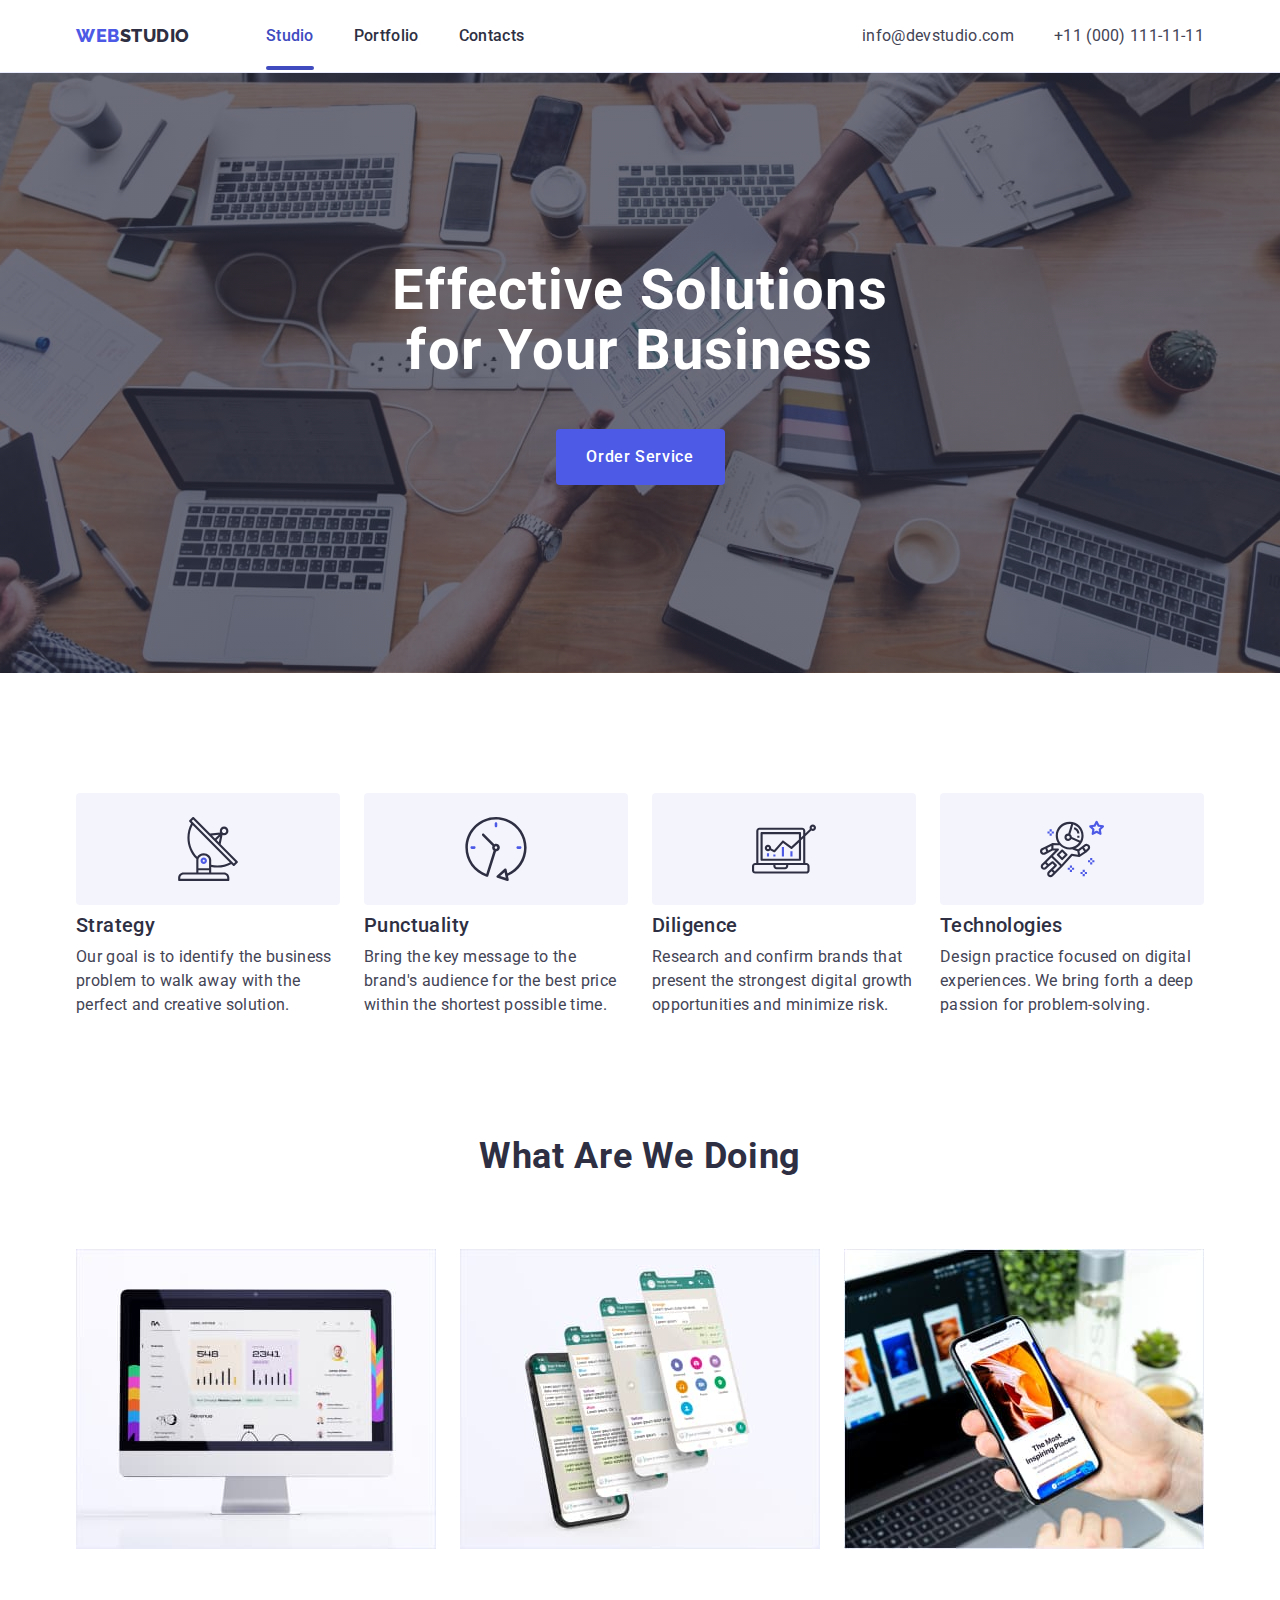
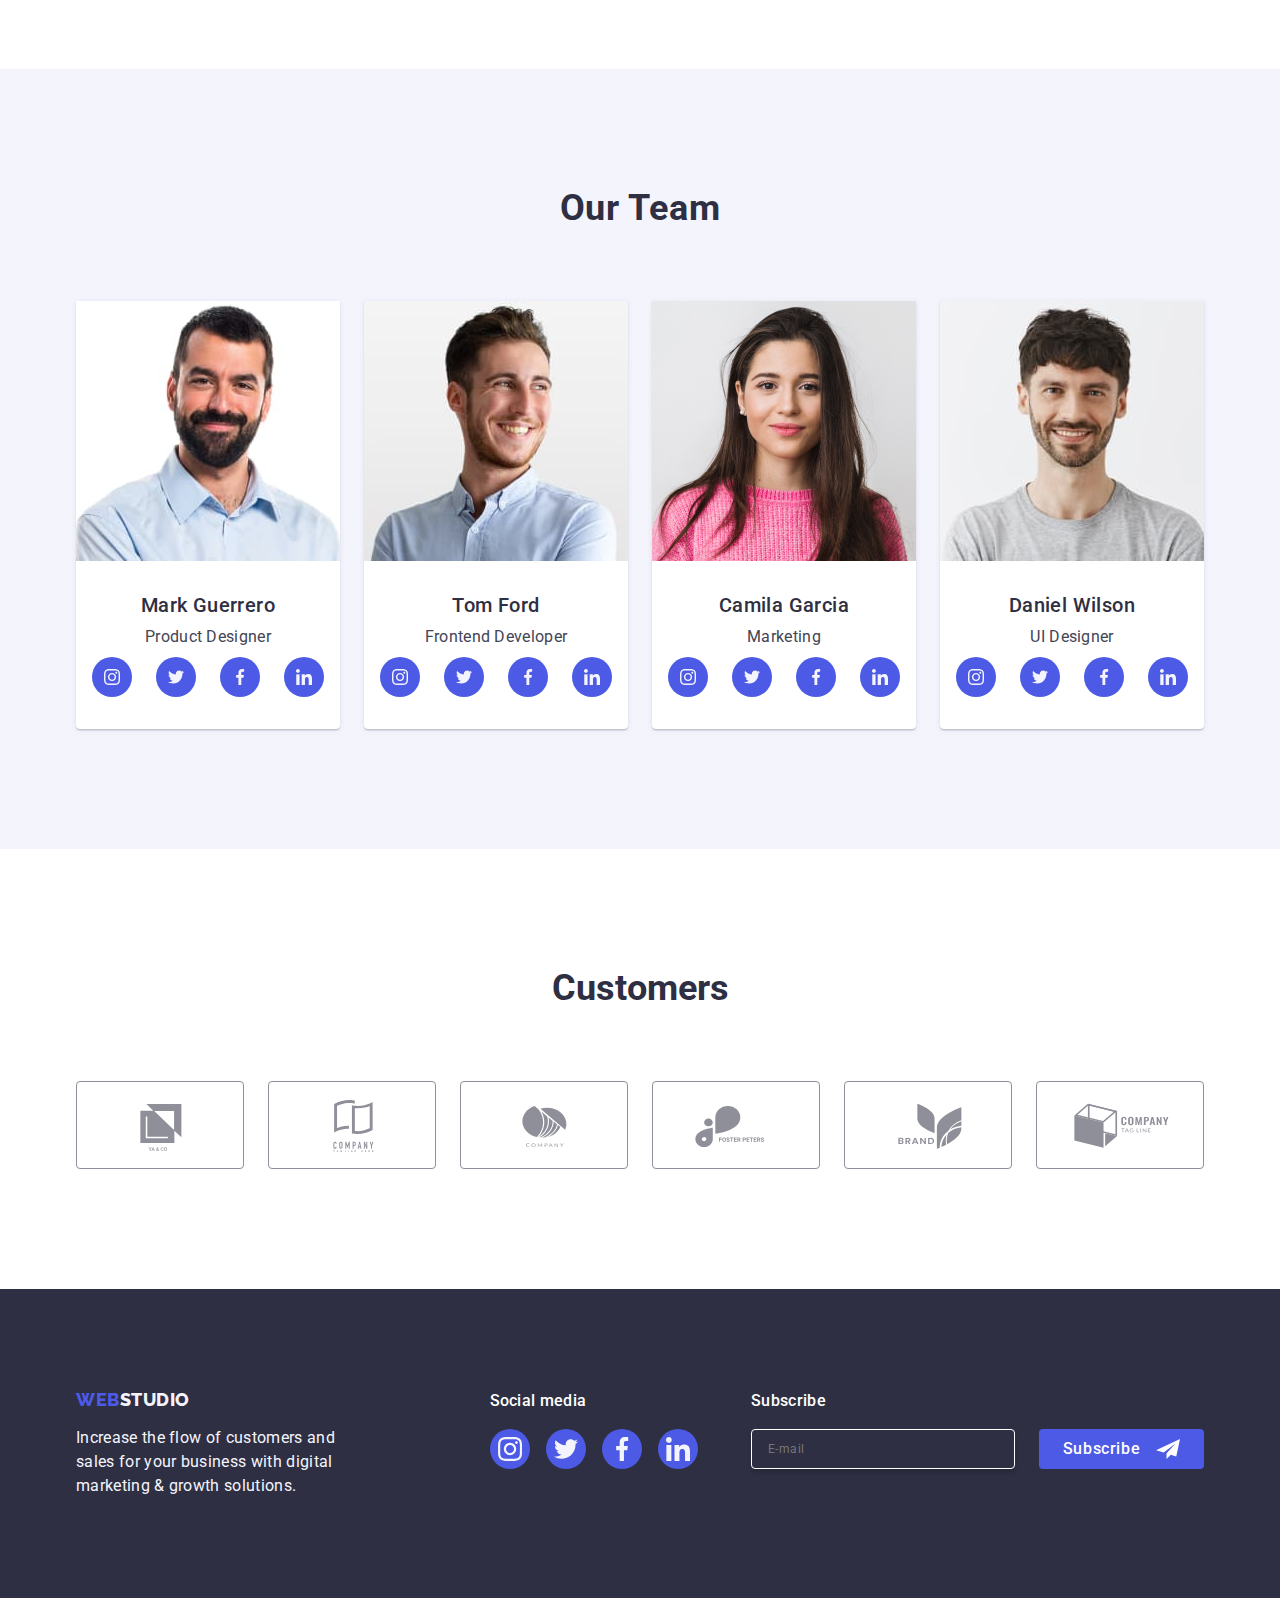
<file: index.html>
<!DOCTYPE html>
<html lang="en">
  <head>
    <meta charset="UTF-8" />
    <meta name="viewport" content="width=device-width, initial-scale=1.0" />
    <link rel="preconnect" href="https://fonts.googleapis.com" />
    <link rel="preconnect" href="https://fonts.gstatic.com" crossorigin />

    <!-- GOOGLE FONTS -->
    <link
      href="https://fonts.googleapis.com/css2?family=Raleway:ital,wght@0,100;0,200;0,300;0,400;0,500;0,600;0,700;0,800;0,900;1,100;1,200;1,300;1,400;1,500;1,600;1,700;1,800;1,900&family=Roboto:ital,wght@0,100;0,400;0,500;0,700;0,900;1,100;1,300;1,400;1,500;1,700;1,900&display=swap"
      rel="stylesheet"
    />

    <!-- NORMALIZER -->
    <link
      rel="stylesheet"
      href="https://cdnjs.cloudflare.com/ajax/libs/modern-normalize/1.0.0/modern-normalize.min.css"
    />

    <!-- CSS STYLESHEET -->
    <link rel="stylesheet" href="./css/styles.css" />
    <title>Web Studio</title>
  </head>

  <body>
    <!-- HEADER -->
    <header class="header">
      <div class="header-container container">
        <nav class="nav">
          <a class="logo link" href="./index.html">
            Web<span class="accent">Studio</span></a
          >

          <ul class="list menu">
            <li class="list-items">
              <a class="navi item link" href="./index.html">Studio</a>
            </li>
            <li class="list-items">
              <a class="item link" href="./portfolio.html">Portfolio</a>
            </li>
            <li class="list-items">
              <a class="item link" href="">Contacts</a>
            </li>
          </ul>
        </nav>

        <div class="contact-section">
          <address class="address">
            <ul class="list contacts">
              <li class="contact-item">
                <a class="contact link" href="mailto:info@devstudio.com"
                  >info@devstudio.com</a
                >
              </li>
              <li class="contact-item">
                <a class="contact link" href="tel:+110001111111"
                  >+11 (000) 111-11-11</a
                >
              </li>
            </ul>
          </address>
        </div>

        <!-- ====== HW7 ====== -->
        <!-- <div class="mobile-menu-icon">
          <button
            class="menu-toggle js-open-menu"
            aria-expanded="false"
            aria-controls="mobile-menu"
          >
            <svg
              class="mobile-menu-icon"
              xmlns="http://www.w3.org/2000/svg"
              width="32"
              height="32"
            >
              <use href="./images/icons.svg#hamburger-icon"></use>
            </svg>
          </button>
        </div>

        <div class="menu-container js-menu-container is-open" id="mobile-menu">
          <button class="menu-toggle hamburger-close-button js-close-menu">
            <svg class="menu-icon" width="32" height="32">
              <use href="./images/icons.svg#hamburger-icon"></use>
            </svg>
          </button>

          <ul class="hamburger-menu-list list">
            <li class="hamburger-menu-item"></li>
          </ul>
        </div> -->
      </div>
    </header>

    <main>
      <!-- SECTION 1 INDEX.HTML -->
      <section class="section-one">
        <div class="container section-one-container">
          <h1 class="header-hero">Effective Solutions for Your Business</h1>
          <button type="button" class="btn" data-modal-open>
            Order Service
          </button>
        </div>
      </section>

      <!-- SECTION 2 INDEX.HTML -->
      <section class="section-two">
        <div class="container section-two-container">
          <h2 class="visually-hidden">Hidden</h2>
          <ul class="list features-list">
            <li class="features-info">
              <div class="icon-features">
                <svg xmlns="http://www.w3.org/2000/svg" width="64" height="64">
                  <use href="./images/icons.svg#icon-antenna-1-1"></use>
                </svg>
              </div>
              <h3 class="features features-title">Strategy</h3>
              <p class="features-text">
                Our goal is to identify the business problem to walk away with
                the perfect and creative solution.
              </p>
            </li>

            <li class="features-info">
              <div class="icon-features">
                <svg xmlns="http://www.w3.org/2000/svg" width="64" height="64">
                  <use href="./images/icons.svg#icon-clock-1-1"></use>
                </svg>
              </div>
              <h3 class="features features-title">Punctuality</h3>
              <p class="features-text">
                Bring the key message to the brand's audience for the best price
                within the shortest possible time.
              </p>
            </li>

            <li class="features-info">
              <div class="icon-features">
                <svg xmlns="http://www.w3.org/2000/svg" width="64" height="64">
                  <use href="./images/icons.svg#icon-diagram-1-1"></use>
                </svg>
              </div>
              <h3 class="features features-title">Diligence</h3>
              <p class="features-text">
                Research and confirm brands that present the strongest digital
                growth opportunities and minimize risk.
              </p>
            </li>

            <li class="features-info">
              <div class="icon-features">
                <svg xmlns="http://www.w3.org/2000/svg" width="64" height="64">
                  <use href="./images/icons.svg#icon-astronaut-1-1"></use>
                </svg>
              </div>
              <h3 class="features features-title">Technologies</h3>
              <p class="features-text">
                Design practice focused on digital experiences. We bring forth a
                deep passion for problem-solving.
              </p>
            </li>
          </ul>
        </div>
      </section>

      <!-- SECTION 3 INDEX.HTML-->
      <section class="section-three">
        <div class="container section-three-container">
          <h2 class="header-title">What are we doing</h2>
          <ul class="list service-list">
            <li class="image-info">
              <img src="./images/img1.jpg" alt="imac" width="360" />
            </li>
            <li class="image-info">
              <img src="./images/img2.jpg" alt="mobilephone" width="360" />
            </li>
            <li class="image-info">
              <img src="./images/img3.jpg" alt="iphone" width="360" />
            </li>
          </ul>
        </div>
      </section>

      <!-- SECTION 4 INDEX.HTML-->
      <section class="section-four">
        <div class="container section-four-container">
          <h2 class="header-title">Our Team</h2>

          <ul class="list team-list">
            <li class="team-item">
              <img
                src="./images/markguerrero.jpg"
                alt="markguerrero"
                width="264"
              />
              <div class="team-div">
                <h3 class="team-title features-title">Mark Guerrero</h3>
                <p class="team-text features-text">Product Designer</p>
                <ul class="list socmed-list">
                  <li class="socmed-items">
                    <a href="" class="socmed-link">
                      <svg
                        class="socmed-icon"
                        xmlns="http://www.w3.org/2000/svg"
                        width="16"
                        height="16"
                      >
                        <use
                          href="./images/icons.svg#icon-teaminstagram-2"
                        ></use>
                      </svg>
                    </a>
                  </li>

                  <li class="socmed-items">
                    <a href="" class="socmed-link">
                      <svg
                        class="socmed-icon"
                        xmlns="http://www.w3.org/2000/svg"
                        width="16"
                        height="16"
                      >
                        <use href="./images/icons.svg#icon-teamtwitter-1"></use>
                      </svg>
                    </a>
                  </li>

                  <li class="socmed-items">
                    <a href="" class="socmed-link">
                      <svg
                        class="socmed-icon"
                        xmlns="http://www.w3.org/2000/svg"
                        width="16"
                        height="16"
                      >
                        <use
                          href="./images/icons.svg#icon-teamfacebook-1"
                        ></use>
                      </svg>
                    </a>
                  </li>

                  <li class="socmed-items">
                    <a href="" class="socmed-link">
                      <svg
                        class="socmed-icon"
                        xmlns="http://www.w3.org/2000/svg"
                        width="16"
                        height="16"
                      >
                        <use
                          href="./images/icons.svg#icon-teamlinkedin-1"
                        ></use>
                      </svg>
                    </a>
                  </li>
                </ul>
              </div>
            </li>

            <li class="team-item">
              <img src="./images/tomford.jpg" alt="tomford" width="264" />
              <div class="team-div">
                <h3 class="team-title features-title">Tom Ford</h3>
                <p class="team-text features-text">Frontend Developer</p>
                <ul class="list socmed-list">
                  <li class="socmed-items">
                    <a href="" class="socmed-link">
                      <svg
                        class="socmed-icon"
                        xmlns="http://www.w3.org/2000/svg"
                        width="16"
                        height="16"
                      >
                        <use
                          href="./images/icons.svg#icon-teaminstagram-2"
                        ></use>
                      </svg>
                    </a>
                  </li>

                  <li class="socmed-items">
                    <a href="" class="socmed-link">
                      <svg
                        class="socmed-icon"
                        xmlns="http://www.w3.org/2000/svg"
                        width="16"
                        height="16"
                      >
                        <use href="./images/icons.svg#icon-teamtwitter-1"></use>
                      </svg>
                    </a>
                  </li>

                  <li class="socmed-items">
                    <a href="" class="socmed-link">
                      <svg
                        class="socmed-icon"
                        xmlns="http://www.w3.org/2000/svg"
                        width="16"
                        height="16"
                      >
                        <use
                          href="./images/icons.svg#icon-teamfacebook-1"
                        ></use>
                      </svg>
                    </a>
                  </li>

                  <li class="socmed-items">
                    <a href="" class="socmed-link">
                      <svg
                        class="socmed-icon"
                        xmlns="http://www.w3.org/2000/svg"
                        width="16"
                        height="16"
                      >
                        <use
                          href="./images/icons.svg#icon-teamlinkedin-1"
                        ></use>
                      </svg>
                    </a>
                  </li>
                </ul>
              </div>
            </li>

            <li class="team-item">
              <img
                src="./images/camillagarcia.jpg"
                alt="camillagarcia"
                width="264"
              />
              <div class="team-div">
                <h3 class="team-title features-title">Camila Garcia</h3>
                <p class="team-text features-text">Marketing</p>
                <ul class="list socmed-list">
                  <li class="socmed-items">
                    <a href="" class="socmed-link">
                      <svg
                        class="socmed-icon"
                        xmlns="http://www.w3.org/2000/svg"
                        width="16"
                        height="16"
                      >
                        <use
                          href="./images/icons.svg#icon-teaminstagram-2"
                        ></use>
                      </svg>
                    </a>
                  </li>

                  <li class="socmed-items">
                    <a href="" class="socmed-link">
                      <svg
                        class="socmed-icon"
                        xmlns="http://www.w3.org/2000/svg"
                        width="16"
                        height="16"
                      >
                        <use href="./images/icons.svg#icon-teamtwitter-1"></use>
                      </svg>
                    </a>
                  </li>

                  <li class="socmed-items">
                    <a href="" class="socmed-link">
                      <svg
                        class="socmed-icon"
                        xmlns="http://www.w3.org/2000/svg"
                        width="16"
                        height="16"
                      >
                        <use
                          href="./images/icons.svg#icon-teamfacebook-1"
                        ></use>
                      </svg>
                    </a>
                  </li>

                  <li class="socmed-items">
                    <a href="" class="socmed-link">
                      <svg
                        class="socmed-icon"
                        xmlns="http://www.w3.org/2000/svg"
                        width="16"
                        height="16"
                      >
                        <use
                          href="./images/icons.svg#icon-teamlinkedin-1"
                        ></use>
                      </svg>
                    </a>
                  </li>
                </ul>
              </div>
            </li>

            <li class="team-item">
              <img
                src="./images/danielwilson.jpg"
                alt="danielwilson"
                width="264"
              />
              <div class="team-div">
                <h3 class="team-title features-title">Daniel Wilson</h3>
                <p class="team-text features-text">UI Designer</p>
                <ul class="list socmed-list">
                  <li class="socmed-items">
                    <a href="" class="socmed-link">
                      <svg
                        class="socmed-icon"
                        xmlns="http://www.w3.org/2000/svg"
                        width="16"
                        height="16"
                      >
                        <use
                          href="./images/icons.svg#icon-teaminstagram-2"
                        ></use>
                      </svg>
                    </a>
                  </li>

                  <li class="socmed-items">
                    <a href="" class="socmed-link">
                      <svg
                        class="socmed-icon"
                        xmlns="http://www.w3.org/2000/svg"
                        width="16"
                        height="16"
                      >
                        <use href="./images/icons.svg#icon-teamtwitter-1"></use>
                      </svg>
                    </a>
                  </li>

                  <li class="socmed-items">
                    <a href="" class="socmed-link">
                      <svg
                        class="socmed-icon"
                        xmlns="http://www.w3.org/2000/svg"
                        width="16"
                        height="16"
                      >
                        <use
                          href="./images/icons.svg#icon-teamfacebook-1"
                        ></use>
                      </svg>
                    </a>
                  </li>

                  <li class="socmed-items">
                    <a href="" class="socmed-link">
                      <svg
                        class="socmed-icon"
                        xmlns="http://www.w3.org/2000/svg"
                        width="16"
                        height="16"
                      >
                        <use
                          href="./images/icons.svg#icon-teamlinkedin-1"
                        ></use>
                      </svg>
                    </a>
                  </li>
                </ul>
              </div>
            </li>
          </ul>
        </div>
      </section>

      <!-- SECTION 5 CUSTOMERS -->

      <section class="customer-section">
        <div class="container customer-container">
          <h2 class="customer-header">Customers</h2>
          <ul class="list customer-list">
            <li class="customer-items">
              <a href="" class="customer-link">
                <svg
                  class="customer-icon"
                  xmlns="http://www.w3.org/2000/svg"
                  width="104"
                  height="56"
                >
                  <use href="./images/icons.svg#icon-Logo"></use>
                </svg>
              </a>
            </li>

            <li class="customer-items">
              <a href="" class="customer-link">
                <svg
                  class="customer-icon"
                  xmlns="http://www.w3.org/2000/svg"
                  width="104"
                  height="56"
                >
                  <use href="./images/icons.svg#icon-Logo-1-1"></use>
                </svg>
              </a>
            </li>

            <li class="customer-items">
              <a href="" class="customer-link">
                <svg
                  class="customer-icon"
                  xmlns="http://www.w3.org/2000/svg"
                  width="104"
                  height="56"
                >
                  <use href="./images/icons.svg#icon-Logo-2-1"></use>
                </svg>
              </a>
            </li>

            <li class="customer-items">
              <a href="" class="customer-link">
                <svg
                  class="customer-icon"
                  xmlns="http://www.w3.org/2000/svg"
                  width="104"
                  height="56"
                >
                  <use href="./images/icons.svg#icon-Logo-5-1"></use>
                </svg>
              </a>
            </li>

            <li class="customer-items">
              <a href="" class="customer-link">
                <svg
                  class="customer-icon"
                  xmlns="http://www.w3.org/2000/svg"
                  width="104"
                  height="56"
                >
                  <use href="./images/icons.svg#icon-Logo-3-1"></use>
                </svg>
              </a>
            </li>

            <li class="customer-items">
              <a href="" class="customer-link">
                <svg
                  class="customer-icon"
                  xmlns="http://www.w3.org/2000/svg"
                  width="104"
                  height="56"
                >
                  <use href="./images/icons.svg#icon-Logo-4-1"></use>
                </svg>
              </a>
            </li>
          </ul>
        </div>
      </section>
    </main>

    <!-- FOOTER -->
    <footer class="footer">
      <div class="container footer-container">
        <div class="wrap-logo">
          <a class="footer-info logo link" href="./index.html">
            Web<span class="footer-accent">Studio</span></a
          >
          <p class="footer-text">
            Increase the flow of customers and sales for your business with
            digital marketing & growth solutions.
          </p>
        </div>

        <div class="socmed">
          <p class="socmed-text-footer">Social media</p>
          <ul class="list socmed-list-footer">
            <li class="list socmed-items-footer">
              <a href="" class="socmed-link-footer">
                <svg class="socmed-icon-footer" width="24" height="24">
                  <use href="./images/icons.svg#icon-instagram-2"></use>
                </svg>
              </a>
            </li>

            <li class="list socmed-items-footer">
              <a href="" class="socmed-link-footer">
                <svg class="socmed-icon-footer" width="24" height="24">
                  <use href="./images/icons.svg#icon-twitter-1"></use>
                </svg>
              </a>
            </li>

            <li class="list socmed-items-footer">
              <a href="" class="socmed-link-footer">
                <svg class="socmed-icon-footer" width="24" height="24">
                  <use href="./images/icons.svg#icon-facebook-1"></use>
                </svg>
              </a>
            </li>

            <li class="list socmed-items-footer">
              <a href="" class="socmed-link-footer">
                <svg class="socmed-icon-footer" width="24" height="24">
                  <use href="./images/icons.svg#icon-linkedin-1"></use>
                </svg>
              </a>
            </li>
          </ul>
        </div>

        <!-- HW6 FOOTER FORM -->
        <div class="footer-form">
          <p class="footer-form-text">Subscribe</p>
          <form class="footer-form-info">
            <label class="footer-form-label">
              <input
                class="footer-form-input"
                name="footer-form-name"
                type="email"
                placeholder="E-mail"
              />
            </label>
            <button class="footer-form-button" type="submit">
              Subscribe
              <svg class="footer-form-icon" width="24" height="24">
                <use href="./images/icons.svg#icon-compass2"></use>
              </svg>
            </button>
          </form>
        </div>
      </div>
    </footer>

    <!-- HW 5 & 6 MODAL WINDOW -->

    <div class="modal-window-container is-hidden" data-modal>
      <div class="modal-window">
        <button type="button" class="modal-window-close" data-modal-close>
          <svg
            class="modal-window-icon"
            xmlns="http://www.w3.org/2000/svg"
            width="8"
            height="8"
          >
            <use href="./images/icons.svg#modal-close"></use>
          </svg>
        </button>

        <p class="modal-window-text">
          Leave your contacts and we will call you back
        </p>
        <form class="modal-form">
          <div class="modal-form-container">
            <label class="modal-label" for="user-name">
              <span>Name</span></label
            >
            <div class="modal-input-icon-container">
              <input
                class="modal-input"
                type="text"
                id="user-name"
                name="user-name"
              />
              <svg
                class="input-icon"
                xmlns="http://www.w3.org/2000/svg"
                width="18"
                height="24"
              >
                <use href="./images/icons.svg#icon-user2"></use>
              </svg>
            </div>
          </div>

          <div class="modal-form-container">
            <label class="modal-label" for="user-phone">
              <span>Phone</span></label
            >
            <div class="modal-input-icon-container">
              <input
                class="modal-input"
                type="text"
                id="user-phone"
                name="user-phone"
              />
              <svg
                class="input-icon"
                xmlns="http://www.w3.org/2000/svg"
                width="18"
                height="24"
              >
                <use href="./images/icons.svg#icon-phone2"></use>
              </svg>
            </div>
          </div>

          <div class="modal-form-container">
            <label class="modal-label" for="user-mail">
              <span>Email</span></label
            >
            <div class="modal-input-icon-container">
              <input
                class="modal-input"
                type="text"
                id="user-mail"
                name="user-mail"
              />
              <svg
                class="input-icon"
                xmlns="http://www.w3.org/2000/svg"
                width="18"
                height="24"
              >
                <use href="./images/icons.svg#icon-mail2"></use>
              </svg>
            </div>
          </div>

          <div class="modal-form-comment">
            <label class="modal-label" for="user-comment">Comment</label>
            <textarea
              class="label-comment-text"
              id="user-comment"
              name="user-comment"
              placeholder="Text input"
            ></textarea>
          </div>

          <div class="modal-form-check">
            <input
              class="form-check-input visually-hidden"
              id="user-privacy"
              type="checkbox"
              value="true"
              name="user-privacy"
            />
            <label class="user-term" for="user-privacy"
              ><span class="user-term-text">
                <svg class="user-term-icon" width="10" height="8">
                  <use href="./images/icons.svg#check"></use></svg></span
              >I accept the terms and conditions of the
              <a class="private-policy" href="#">Privacy Policy</a>
            </label>
          </div>

          <button class="form-button" type="submit">Send</button>
        </form>
      </div>
    </div>

    <script src="./js/modal.js"></script>
  </body>
</html>
</file>
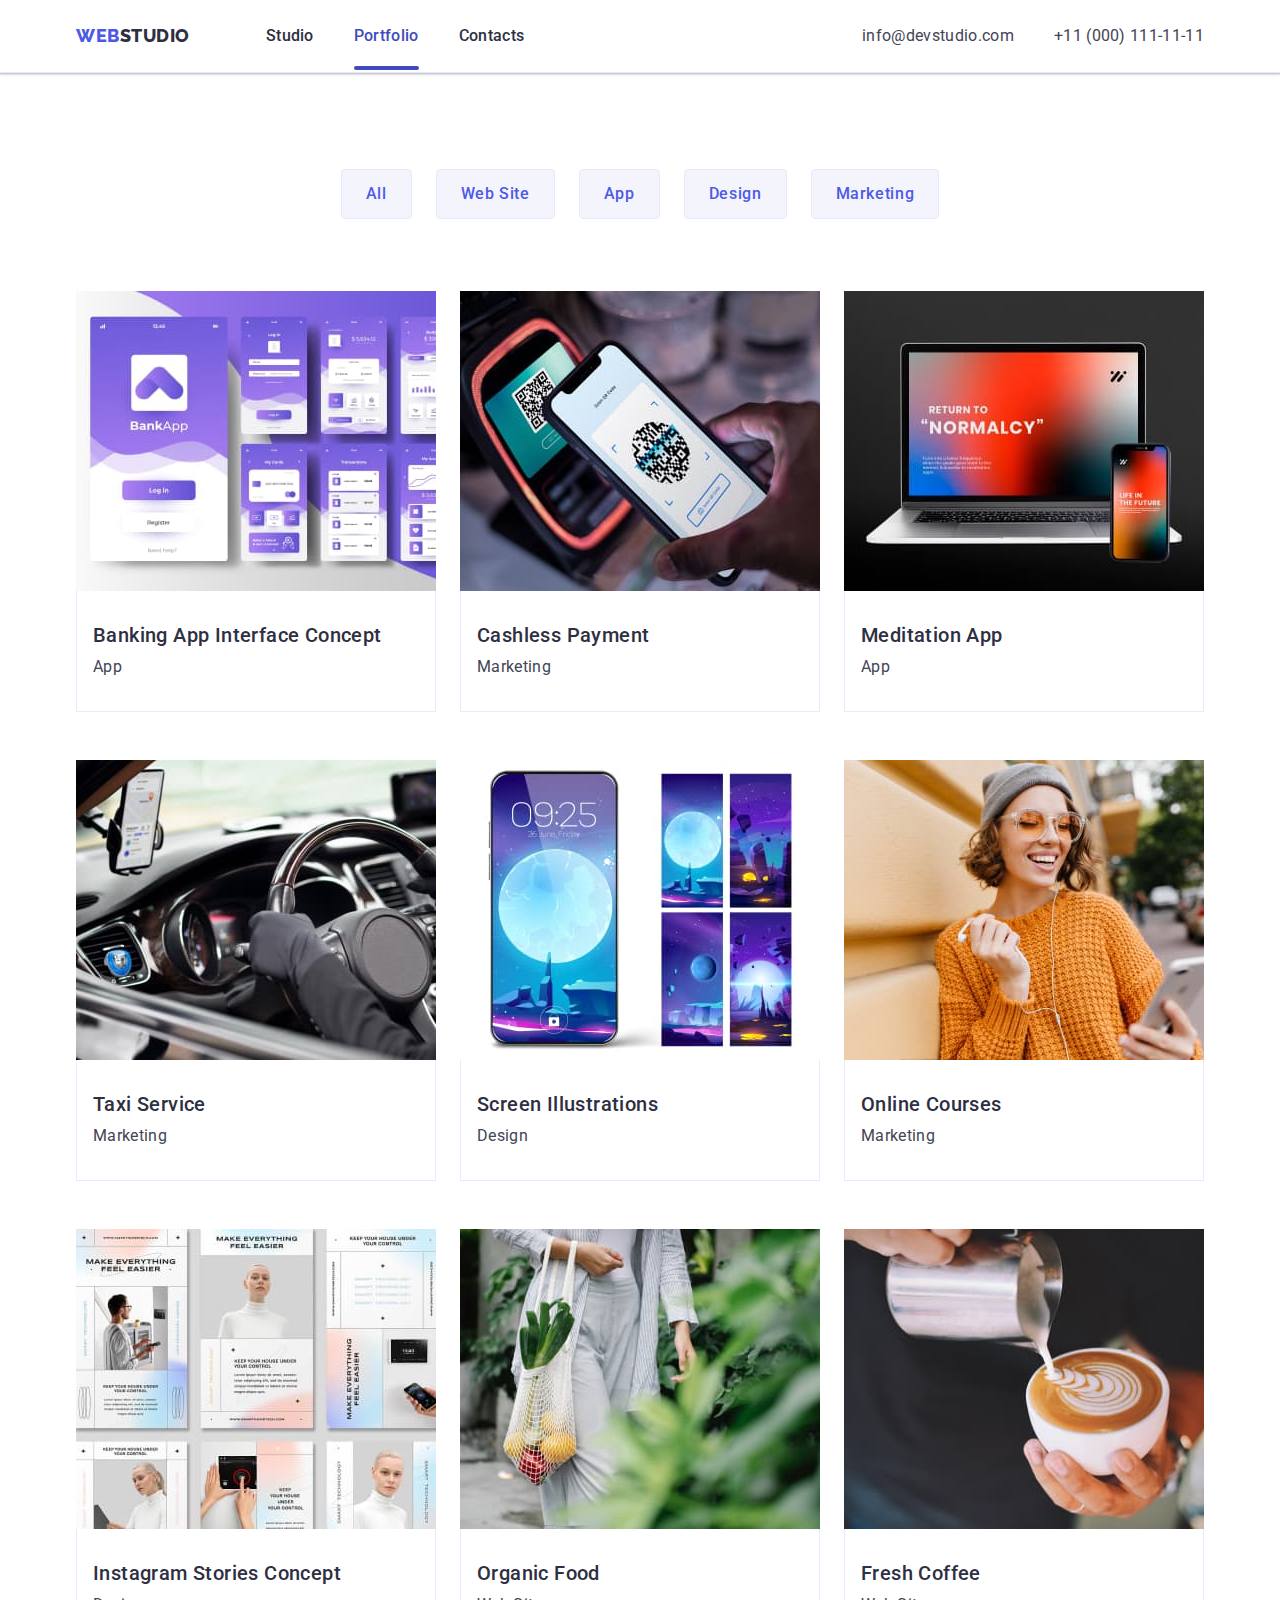
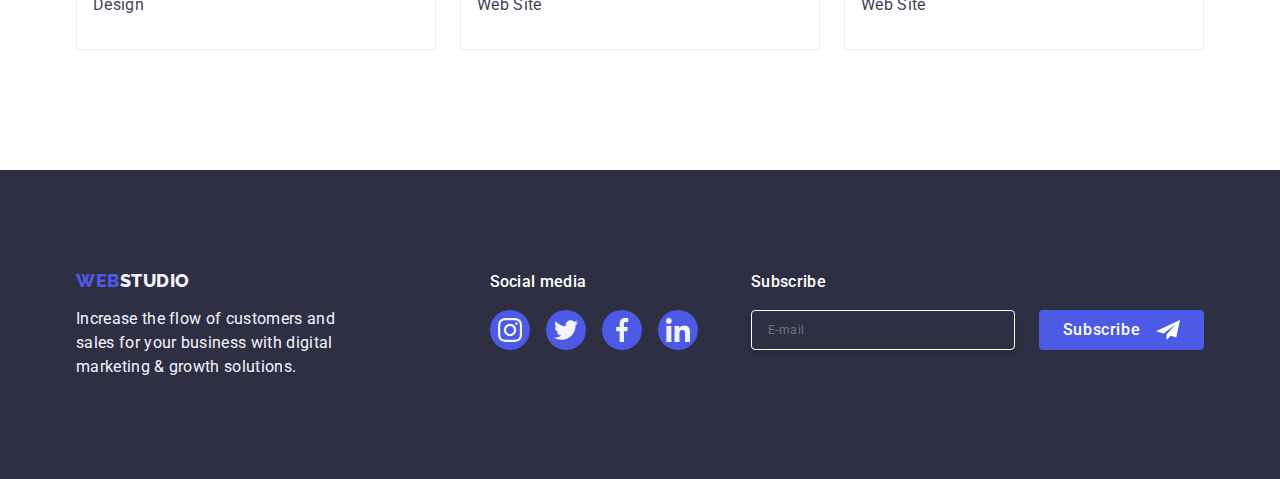
<file: portfolio.html>
<!DOCTYPE html>
<html lang="en">
  <head>
    <meta charset="UTF-8" />
    <meta name="viewport" content="width=device-width, initial-scale=1.0" />
    <link rel="preconnect" href="https://fonts.googleapis.com" />
    <link rel="preconnect" href="https://fonts.gstatic.com" crossorigin />

    <!-- GOOGLE FONTS -->
    <link
      href="https://fonts.googleapis.com/css2?family=Raleway:ital,wght@0,100;0,200;0,300;0,400;0,500;0,600;0,700;0,800;0,900;1,100;1,200;1,300;1,400;1,500;1,600;1,700;1,800;1,900&family=Roboto:ital,wght@0,100;0,400;0,500;0,700;0,900;1,100;1,300;1,400;1,500;1,700;1,900&display=swap"
      rel="stylesheet"
    />
    <!-- NORMALIZE -->
    <link
      rel="stylesheet"
      href="https://cdnjs.cloudflare.com/ajax/libs/modern-normalize/1.0.0/modern-normalize.min.css"
    />
    <!-- CSS STYLESHEET -->
    <link rel="stylesheet" href="./css/styles.css" />
    <title>Web Studio</title>
  </head>

  <body>
    <!-- HEADER -->
    <header class="header">
      <div class="header-container container">
        <nav class="nav">
          <a class="logo link" href="./index.html">
            Web<span class="accent">Studio</span></a
          >

          <ul class="list menu">
            <li class="list-items">
              <a class="item link" href="./index.html">Studio</a>
            </li>
            <li class="list-items">
              <a class="navi item link" href="./portfolio.html">Portfolio</a>
            </li>
            <li class="list-items">
              <a class="item link" href="">Contacts</a>
            </li>
          </ul>
        </nav>

        <div class="contact-section">
          <address class="address">
            <ul class="list">
              <li class="contact-item">
                <a class="contact link" href="mailto:info@devstudio.com"
                  >info@devstudio.com</a
                >
              </li>
              <li class="contact-item">
                <a class="contact link" href="tel:+110001111111"
                  >+11 (000) 111-11-11</a
                >
              </li>
            </ul>
          </address>
        </div>
      </div>
    </header>

    <!-- PORTFOLIO MAIN SECTION -->
    <main>
      <section class="section-portfolio">
        <div class="container portfolio-container">
          <h1 class="visually-hidden">Portfolio</h1>
          <ul class="list button-list">
            <li class="button-item">
              <button type="button" class="button-text">All</button>
            </li>
            <li class="button-item">
              <button type="button" class="button-text">Web Site</button>
            </li>
            <li class="button-item">
              <button type="button" class="button-text">App</button>
            </li>
            <li class="button-item">
              <button type="button" class="button-text">Design</button>
            </li>
            <li class="button-item">
              <button type="button" class="button-text">Marketing</button>
            </li>
          </ul>

          <ul class="list function-list">
            <li class="function-items">
              <a class="svc link" href="">
                <div class="function-img">
                  <img src="./images/hw2-img5.jpg" alt="app" width="360" />
                  <p class="function-caption">
                    14 Stylish and User-Friendly App Design Concepts · Task
                    Manager App · Calorie Tracker App · Exotic Fruit Ecommerce
                    App · Cloud Storage App
                  </p>
                </div>
                <div class="function-div">
                  <h2 class="function-header">Banking App Interface Concept</h2>
                  <p class="function-text">App</p>
                </div>
              </a>
            </li>

            <li class="function-items">
              <a class="svc link" href="">
                <div class="function-img">
                  <img src="./images/hw2-img6.jpg" alt="cashless" width="360" />
                  <p class="function-caption">
                    14 Stylish and User-Friendly App Design Concepts · Task
                    Manager App · Calorie Tracker App · Exotic Fruit Ecommerce
                    App · Cloud Storage App
                  </p>
                </div>
                <div class="function-div">
                  <h2 class="function-header">Cashless Payment</h2>
                  <p class="function-text">Marketing</p>
                </div>
              </a>
            </li>

            <li class="function-items">
              <a class="svc link" href="">
                <div class="function-img">
                  <img
                    src="./images/hw2-img7.jpg"
                    alt="meditation app"
                    width="360"
                  />
                  <p class="function-caption">
                    14 Stylish and User-Friendly App Design Concepts · Task
                    Manager App · Calorie Tracker App · Exotic Fruit Ecommerce
                    App · Cloud Storage App
                  </p>
                </div>
                <div class="function-div">
                  <h2 class="function-header">Meditation App</h2>
                  <p class="function-text">App</p>
                </div>
              </a>
            </li>

            <li class="function-items">
              <a class="svc link" href="">
                <div class="function-img">
                  <img
                    src="./images/hw2-img8.jpg"
                    alt="taxi-service"
                    width="360"
                  />
                  <p class="function-caption">
                    14 Stylish and User-Friendly App Design Concepts · Task
                    Manager App · Calorie Tracker App · Exotic Fruit Ecommerce
                    App · Cloud Storage App
                  </p>
                </div>
                <div class="function-div">
                  <h2 class="function-header">Taxi Service</h2>
                  <p class="function-text">Marketing</p>
                </div>
              </a>
            </li>

            <li class="function-items">
              <a class="svc link" href="">
                <div class="function-img">
                  <img
                    src="./images/hw2-img9.jpg"
                    alt="screen-illustrations"
                    width="360"
                  />
                  <p class="function-caption">
                    14 Stylish and User-Friendly App Design Concepts · Task
                    Manager App · Calorie Tracker App · Exotic Fruit Ecommerce
                    App · Cloud Storage App
                  </p>
                </div>
                <div class="function-div">
                  <h2 class="function-header">Screen Illustrations</h2>
                  <p class="function-text">Design</p>
                </div>
              </a>
            </li>

            <li class="function-items">
              <a class="svc link" href="">
                <div class="function-img">
                  <img
                    src="./images/hw2-img10.jpg"
                    alt="online-courses"
                    width="360"
                  />
                  <p class="function-caption">
                    14 Stylish and User-Friendly App Design Concepts · Task
                    Manager App · Calorie Tracker App · Exotic Fruit Ecommerce
                    App · Cloud Storage App
                  </p>
                </div>
                <div class="function-div">
                  <h2 class="function-header">Online Courses</h2>
                  <p class="function-text">Marketing</p>
                </div>
              </a>
            </li>

            <li class="function-items">
              <a class="svc link" href="">
                <div class="function-img">
                  <img
                    src="./images/hw2-img11.jpg"
                    alt="instragam-stories-concept"
                    width="360"
                  />
                  <p class="function-caption">
                    14 Stylish and User-Friendly App Design Concepts · Task
                    Manager App · Calorie Tracker App · Exotic Fruit Ecommerce
                    App · Cloud Storage App
                  </p>
                </div>
                <div class="function-div">
                  <h2 class="function-header">Instagram Stories Concept</h2>
                  <p class="function-text">Design</p>
                </div>
              </a>
            </li>

            <li class="function-items">
              <a class="svc link" href="">
                <div class="function-img">
                  <img
                    src="./images/hw2-img12.jpg"
                    alt="organic-food"
                    width="360"
                  />
                  <p class="function-caption">
                    14 Stylish and User-Friendly App Design Concepts · Task
                    Manager App · Calorie Tracker App · Exotic Fruit Ecommerce
                    App · Cloud Storage App
                  </p>
                </div>
                <div class="function-div">
                  <h2 class="function-header">Organic Food</h2>
                  <p class="function-text">Web Site</p>
                </div>
              </a>
            </li>

            <li class="function-items">
              <a class="svc link" href="">
                <div class="function-img">
                  <img
                    src="./images/hw2-img13.jpg"
                    alt="fresh-coffee"
                    width="360"
                  />
                  <p class="function-caption">
                    14 Stylish and User-Friendly App Design Concepts · Task
                    Manager App · Calorie Tracker App · Exotic Fruit Ecommerce
                    App · Cloud Storage App
                  </p>
                </div>
                <div class="function-div">
                  <h2 class="function-header">Fresh Coffee</h2>
                  <p class="function-text">Web Site</p>
                </div>
              </a>
            </li>
          </ul>
        </div>
      </section>
    </main>

    <!-- FOOTER -->
    <footer class="footer">
      <div class="container footer-container">
        <div class="wrap-logo">
          <a class="footer-info logo link" href="./index.html">
            Web<span class="footer-accent">Studio</span></a
          >
          <p class="footer-text">
            Increase the flow of customers and sales for your business with
            digital marketing & growth solutions.
          </p>
        </div>

        <div class="socmed">
          <p class="socmed-text-footer">Social media</p>
          <ul class="list socmed-list-footer">
            <li class="list socmed-items-footer">
              <a href="" class="socmed-link-footer">
                <svg class="socmed-icon-footer" width="24" height="24">
                  <use href="./images/icons.svg#icon-instagram-2"></use>
                </svg>
              </a>
            </li>

            <li class="list socmed-items-footer">
              <a href="" class="socmed-link-footer">
                <svg class="socmed-icon-footer" width="24" height="24">
                  <use href="./images/icons.svg#icon-twitter-1"></use>
                </svg>
              </a>
            </li>

            <li class="list socmed-items-footer">
              <a href="" class="socmed-link-footer">
                <svg class="socmed-icon-footer" width="24" height="24">
                  <use href="./images/icons.svg#icon-facebook-1"></use>
                </svg>
              </a>
            </li>

            <li class="list socmed-items-footer">
              <a href="" class="socmed-link-footer">
                <svg class="socmed-icon-footer" width="24" height="24">
                  <use href="./images/icons.svg#icon-linkedin-1"></use>
                </svg>
              </a>
            </li>
          </ul>
        </div>

        <!-- HW6 FOOTER FORM -->
        <div class="footer-form">
          <p class="footer-form-text">Subscribe</p>
          <form class="footer-form-info">
            <label class="footer-form-label">
              <input
                class="footer-form-input"
                name="footer-form-name"
                type="email"
                placeholder="E-mail"
              />
            </label>
            <button class="footer-form-button" type="submit">
              Subscribe
              <svg class="footer-form-icon" width="24" height="24">
                <use href="./images/icons.svg#icon-compass2"></use>
              </svg>
            </button>
          </form>
        </div>
      </div>
    </footer>
  </body>
</html>
</file>
<file: css/styles.css>
/* UNIVERSAL */
* {
  margin: 0;
  padding: 0;
}

:root {
  --slate: #434455;
  --iris: #4d5ae5;
  --white: #ffffff;
  --navy-blue: #2e2f42;
  --ocean: #404bbf;
  --cloud: #f4f4fd;
  --cornflower: #e7e9fc;
  --light-slate: #8e8f99;
  --green: #31d0aa;
}

body {
  font-family: "Roboto", sans-serif;
  color: var(--slate);
  background-color: var(--white);
}

img {
  display: block;
}

/* HEADER SECTION */

.logo {
  color: var(--iris);
  text-transform: uppercase;
  font-family: "Raleway", sans-serif;
  font-size: 18px;
  font-weight: 800;
  line-height: 1.17;
  letter-spacing: 0.03em;
  margin-right: 76px;
}

.header {
  border-bottom: 1px solid var(--cornflower);
  padding: 24px 0;
  box-shadow: 0px 2px 1px rgba(46, 47, 66, 0.08),
    0px 1px 1px rgba(46, 47, 66, 0.16), 0px 1px 6px rgba(46, 47, 66, 0.08);
}

.header-container {
  display: flex;
  justify-content: space-between;
}

.nav,
.address {
  display: flex;
  align-items: center;
}

/* CONTAINER */
.container {
  width: 1158px;
  margin: 0 auto;
  padding: 0 15px;
}

/* NAVIGATION ITEMS */

.link {
  text-decoration: none;
}

.list {
  list-style: none;
}

.accent {
  color: var(--navy-blue);
}

.item {
  color: var(--navy-blue);
  font-size: 16px;
  font-weight: 500;
  line-height: 1.5;
  letter-spacing: 0.02em;
  padding: 24px 0;
}

li > .link:hover,
li > .link:focus {
  color: var(--ocean);
}

/* HW5 BELOW */

.navi.link {
  position: relative;
  color: var(--ocean);
  transition: color 250ms cubic-bezier(0.4, 0, 0.2, 1);
}

.contact-item > .link {
  transition: color 250ms cubic-bezier(0.4, 0, 0.2, 1);
}

.navi::after {
  content: "";
  position: absolute;
  left: 0;
  bottom: -1px;
  height: 4px;
  background-color: var(--ocean);
  border-radius: 2px;
  width: 100%;
}

.nav > .list {
  display: flex;
  gap: 40px;
}

/* ADDRESS */

.contact {
  color: var(--slate);
  font-size: 16px;
  line-height: 1.5;
  letter-spacing: 0.02em;
  padding: 24px 0;
}

.address {
  font-style: normal;
}

.address > .list {
  display: flex;
  gap: 40px;
}

/* HW7 BELOW
.contact-section {
  display: flex;
  justify-content: end;
  width: 100%;
} */

/* .container {
  max-width: 768px;
  height: 100%;
  margin: 0 auto;
  padding: 0 15px;
} */

/* MAIN SECTION */
/* SECTION 1 INDEX.HTML */

.section-one {
  background-color: var(--navy-blue);
  padding: 188px 0;
  background-image: linear-gradient(
      rgba(46, 47, 66, 0.7),
      rgba(46, 47, 66, 0.7)
    ),
    url(../images/people-office.jpg);
  /* max-width: 1440px; */
  background-repeat: no-repeat;
  background-position: center;
  background-size: cover;
  margin: 0 auto;
}

.header-hero {
  font-size: 56px;
  line-height: 1.07;
  text-align: center;
  letter-spacing: 0.02em;
  color: var(--white);
  max-width: 496px;
  margin: 0 auto 48px;
}

.btn {
  background-color: var(--iris);
  font-family: inherit;
  font-weight: 500;
  font-size: 16px;
  line-height: 1.5;
  letter-spacing: 0.04em;
  color: var(--white);
  cursor: pointer;

  display: block;
  min-width: 169px;
  height: 56px;
  border-radius: 4px;
  border: none;
  margin: 0 auto;

  /* HW5 DATA MODAL */
  transition: background-color 250ms cubic-bezier(0.4, 0, 0.2, 1);
}

.btn:hover,
:focus {
  background-color: var(--ocean);
}

/* SECTION 2 INDEX.HTML */

.section-two {
  padding: 120px 0;
}

.features-list {
  display: flex;
  gap: 24px;
}

.features-list > .features-info {
  width: calc((100% - 3 * 24px) / 4);
}

.visually-hidden {
  position: absolute;
  width: 1px;
  height: 1px;
  margin: -1px;
  border: 0;
  padding: 0;
  white-space: nowrap;
  clip-path: inset(100%);
  clip: rect(0 0 0 0);
  overflow: hidden;
}

.features {
  margin-bottom: 8px;
  width: calc((100% - 3 * 24px) / 4);
}

.features-title {
  font-weight: 500;
  font-size: 20px;
  line-height: 1.2;
  letter-spacing: 0.02em;
  color: var(--navy-blue);
}

.features-text {
  font-size: 16px;
  line-height: 1.5;
  letter-spacing: 0.02em;
  color: var(--slate);
}

/* HOMEWORK 4 */
.icon-features {
  display: flex;
  align-items: center;
  justify-content: center;
  height: 112px;
  background-color: var(--cloud);
  border-radius: 4px;
  margin-bottom: 8px;
}

/* SECTION 3 INDEX.HTML */

.section-three {
  padding-bottom: 120px;
}

.header-title {
  font-size: 36px;
  line-height: 1.11;
  text-align: center;
  letter-spacing: 0.02em;
  text-transform: capitalize;
  color: var(--navy-blue);
  margin-bottom: 72px;
}

.service-list {
  display: flex;
  gap: 24px;
}

.service-list > .features-info {
  width: calc((100% - 3 * 16px) / 3);
}

/* SECTION 4 INDEX.HTML */
.section-four {
  background-color: var(--cloud);
  padding: 120px 0;
}

.team-header {
  margin-bottom: 72px;
}

.team-list {
  display: flex;
  gap: 24px;
}

.team-list > .team-item {
  width: calc((100% - 3 * 24px) / 4);
}

.team-item {
  background-color: var(--white);
  border-radius: 0 0 4px 4px;

  /* HW4 */
  box-shadow: 0px 1px 6px rgba(46, 47, 66, 0.08),
    0px 1px 1px rgba(46, 47, 66, 0.16), 0px 2px 1px rgba(46, 47, 66, 0.08);
}

.socmed-list {
  display: flex;
  justify-content: center;
  gap: 24px;
  margin-top: 8px;
}

.socmed-items {
  width: 40px;
  height: 40px;
}

.socmed-link {
  width: 100%;
  height: 100%;
  background-color: var(--iris);
  border-radius: 50%;
  display: flex;
  align-items: center;
  justify-content: center;
  transition: background-color 250ms cubic-bezier(0.4, 0, 0.2, 1);
}

.socmed-link:hover,
:focus {
  background-color: var(--ocean);
}

.socmed-icon {
  fill: var(--cloud);
}

.team-div {
  padding: 32px 0;
}

.team-title {
  text-align: center;
  margin-bottom: 8px;
}

.team-text {
  text-align: center;
}

/* SECTION 5 - CUSTOMER */

.customer-section {
  padding: 120px 0;
}

.customer-header {
  font-size: 36px;
  line-height: 1.11;
  color: var(--navy-blue);
  margin-bottom: 72px;
  text-align: center;
}

.customer-list {
  display: flex;
  gap: 24px;
}

.customer-items {
  width: calc((100% - 120px) / 6);
  height: 88px;
}

.customer-link {
  width: 100%;
  height: 100%;
  border: 1px solid var(--light-slate);
  border-radius: 4px;
  display: flex;
  align-items: center;
  justify-content: center;
  color: var(--light-slate);
  transition: border-color 250ms cubic-bezier(0.4, 0, 0.2, 1),
    color 250ms cubic-bezier(0.4, 0, 0.2, 1);
}

.customer-link:hover,
.customer-link:focus {
  border-color: var(--ocean);
  color: var(--ocean);
}

.customer-icon {
  fill: currentColor;
}
/* ---------PORTFOLIO.HTML------------ */

.section-portfolio {
  padding: 96px 0 120px 0;
}

.button-list {
  display: flex;
  justify-content: center;
  gap: 24px;
  margin-bottom: 72px;
}

.button-text {
  font-family: inherit;
  color: var(--iris);
  background-color: var(--cloud);
  cursor: pointer;
  font-size: 16px;
  font-weight: 500;
  line-height: 1.5;
  letter-spacing: 0.04em;

  padding: 12px 24px;
  border: 1px solid var(--cornflower);
  border-radius: 4px;

  transition: color 250ms cubic-bezier(0.4, 0, 0.2, 1),
    background-color 250ms cubic-bezier(0.4, 0, 0.2, 1),
    border-color 250ms cubic-bezier(0.4, 0, 0.2, 1),
    box-shadow 250ms cubic-bezier(0.4, 0, 0.2, 1);
}

.button-text:hover,
.button-text:focus {
  color: var(--white);
  background-color: var(--ocean);
  cursor: pointer;
  border: 1px solid transparent;
  box-shadow: 0px 3px 1px rgba(0, 0, 0, 0.1), 0px 2px 1px rgba(0, 0, 0, 0.08),
    0px 2px 2px rgba(0, 0, 0, 0.12);
}

/* SERVICES SECTION OF PORTFOLIO */

.function-list {
  display: flex;
  flex-wrap: wrap;
  column-gap: 24px;
  row-gap: 48px;
}

.function-items {
  width: calc((100% - 48px) / 3);
}

.function-header {
  font-weight: 500;
  font-size: 20px;
  line-height: 1.2;
  letter-spacing: 0.02em;
  color: var(--navy-blue);

  margin-bottom: 8px;
}

.function-text {
  font-size: 16px;
  line-height: 1.5;
  letter-spacing: 0.02em;
  color: var(--slate);
}

.function-div {
  padding: 32px 16px;
  border: 1px solid var(--cornflower);
  border-top: none;
}

.svc {
  display: block;
  transition: box-shadow 250ms cubic-bezier(0.4, 0, 0.2, 1);
}

.function-items:hover,
.function-items:focus {
  box-shadow: 0px 1px 6px rgba(46, 47, 66, 0.08),
    0px 1px 1px rgba(46, 47, 66, 0.16), 0px 2px 1px rgba(46, 47, 66, 0.08);
  transition: box-shadow 250ms cubic-bezier(0.4, 0, 0.2, 1);
}

.function-img {
  position: relative;
  overflow: hidden;
}

.function-caption {
  position: absolute;
  top: 0;
  font-size: 16px;
  line-height: 1.5;
  letter-spacing: 0.02em;
  color: var(--cloud);
  padding: 40px 32px;
  background-color: var(--iris);
  height: 100%;
  width: 100%;
  transform: translateY(100%);
  transition: transform 250ms cubic-bezier(0.4, 0, 0.2, 1);
}

.svc.link:hover .function-caption,
.svc.link:focus .function-caption {
  transform: translateY(0%);
}

/* FOOTER SECTION */

.footer {
  background-color: var(--navy-blue);
  padding: 100px 0;
}

.footer-info {
  display: inline-block;
  margin-bottom: 16px;
}

.footer-accent {
  color: var(--cloud);
}

.footer-text {
  line-height: 1.5;
  color: var(--cloud);
  letter-spacing: 0.02em;
  max-width: 264px;
}

/* HW4 */

.footer-container {
  display: flex;
  align-items: baseline;
  /* BELOW NOT IN CRITERIA */
  justify-content: space-between;
}

.wrap-logo {
  margin-right: 120px;
}

.socmed-text-footer {
  font-weight: 500;
  font-size: 16px;
  line-height: 1.5;
  letter-spacing: 0.02em;
  color: var(--white);
  margin-bottom: 16px;
}

.socmed-list-footer {
  display: flex;
  gap: 16px;
}

.socmed-items-footer {
  width: 40px;
  height: 40px;
}

.socmed-link-footer {
  width: 100%;
  height: 100%;
  background-color: var(--iris);
  border-radius: 50%;
  display: flex;
  align-items: center;
  justify-content: center;
  transition: background-color 250ms cubic-bezier(0.4, 0, 0.2, 1);
}

.socmed-link-footer:hover,
.socmed-link-footer:focus {
  background-color: var(--green);
}

.socmed-icon-footer {
  fill: var(--cloud);
}

/* HW6 - FOOTER FORM */
.footer-form-text {
  margin-bottom: 16px;
  font-weight: 500;
  font-size: 16px;
  line-height: 1.5;
  letter-spacing: 0.02em;
  color: var(--white);
  /* BELOW NOT IN CRITERIA */
  margin-left: 24px;
}

.footer-form-info {
  display: flex;
  gap: 24px;
}

.footer-form-input {
  width: 264px;
  height: 40px;
  border: 1px solid var(--white);
  background-color: transparent;
  font-size: 12px;
  line-height: 1.5;
  letter-spacing: 0.04em;
  padding-left: 16px;
  box-shadow: 0 4px 4px 0 rgba(0, 0, 0, 0.15);
  border-radius: 4px;
  color: var(--white);
  /* BELOW NOT IN CRITERIA */
  margin-left: 24px;
}

input[placeholder="E-mail"] {
  color: var(--white);
}

.footer-form-button {
  min-width: 165px;
  height: 40px;
  display: flex;
  justify-content: center;
  align-items: center;
  font-family: Roboto, sans-serif;
  font-size: 16px;
  font-weight: 500;
  line-height: 1.5;
  letter-spacing: 0.04em;
  color: var(--white);
  cursor: pointer;
  background-color: var(--iris);
  border: none;
  border-radius: 4px;
}

.footer-form-icon {
  margin-left: 16px;
}

/* HW5 - MODAL WINDOW */

.modal-window-container {
  position: fixed;
  top: 0;
  left: 0;
  width: 100%;
  height: 100%;
  background-color: rgba(46, 47, 66, 0.4);
  transition: opacity 250ms cubic-bezier(0.4, 0, 0.2, 1),
    visibility 250ms cubic-bezier(0.4, 0, 0.2, 1);
}

.is-hidden {
  opacity: 0;
  visibility: hidden;
  pointer-events: none;
}

.modal-window {
  position: absolute;
  top: 50%;
  left: 50%;
  transform: translate(-50%, -50%) scale(1);
  width: 408px;
  min-height: 584px;
  background-color: #fcfcfc;
  box-shadow: 0px 1px 1px rgba(0, 0, 0, 0.14), 0px 1px 3px rgba(0, 0, 0, 0.12),
    0px 2px 1px rgba(0, 0, 0, 0.2);
  border-radius: 4px;
  transition: transform 250ms cubic-bezier(0.4, 0, 0.2, 1);
  /* HW6 */
  padding: 72px 24px 24px 24px;
}

.modal-window-close {
  position: absolute;
  top: 24px;
  right: 24px;
  width: 24px;
  height: 24px;
  border-radius: 50%;
  display: flex;
  align-items: center;
  justify-content: center;
  background-color: var(--cornflower);
  border: 1px solid rgba(0, 0, 0, 0.1);
  cursor: pointer;
  transition: background-color 250ms cubic-bezier(0.4, 0, 0.2, 1),
    border 250ms cubic-bezier(0.4, 0, 0.2, 1);
}

.modal-window-close:hover,
.modal-window-close:focus {
  background-color: var(--ocean);
  border: none;
  fill: var(--white);
}

.modal-window-icon {
  width: 8;
  height: 8;
  transition: fill 250ms cubic-bezier(0.4, 0, 0.2, 1);
}

/* HW6 */
.modal-window-text {
  font-weight: 500;
  font-size: 16px;
  line-height: 1.5;
  text-align: center;
  letter-spacing: 0.02em;
  color: var(--navy-blue);
  margin-bottom: 16px;
}

.modal-form-container {
  margin-bottom: 8px;
}

.modal-label {
  font-size: 12px;
  line-height: 1.17;
  letter-spacing: 0.04em;
  color: var(--light-slate);
  display: block;
  margin-bottom: 4px;
}

.modal-input-icon-container {
  position: relative;
}

.modal-input {
  width: 100%;
  height: 40px;
  border: 1px solid rgba(46, 47, 66, 0.4);
  border-radius: 4px;
  background-color: transparent;
  padding-left: 38px;
  outline: transparent;
  transition: border-color 250ms cubic-bezier(0.4, 0, 0.2, 1);
  font-family: inherit;
}

.modal-input:focus,
.modal-input:hover,
.label-comment-text:hover,
.label-comment-text:focus {
  outline: none;
  border: 1px solid var(--iris);
}

.input-icon {
  fill: var(--navy-blue);
  position: absolute;
  left: 16px;
  top: 50%;
  transform: translateY(-50%);
  transition: fill 250ms cubic-bezier(0.4, 0, 0.2, 1);
}

.input-icon:focus {
  fill: var(--iris);
}

.modal-form-comment {
  margin-bottom: 16px;
}

.label-comment-text {
  width: 100%;
  height: 120px;
  font-size: 12px;
  line-height: 1.17;
  letter-spacing: 0.04em;
  color: rgba(46, 47, 66, 0.4);
  border: 1px solid rgba(46, 47, 66, 0.4);
  border-radius: 4px;
  background-color: transparent;
  padding: 8px 16px;
  outline: transparent;
  resize: none;
  transition: border-color 250ms cubic-bezier(0.4, 0, 0.2, 1);
}

.modal-input:hover + .input-icon,
.modal-input:focus + .input-icon {
  fill: var(--iris);
}

.modal-form-check {
  margin-bottom: 24px;
}

.user-term {
  display: block;
  font-size: 12px;
  line-height: 1.17;
  letter-spacing: 0.04em;
  color: var(--light-slate);
}

.user-term-text {
  width: 16px;
  height: 16px;
  border: 1px solid rgba(46, 47, 66, 0.4);
  border-radius: 2px;
  transition: background-color 250ms cubic-bezier(0.4, 0, 0.2, 1),
    border 250ms cubic-bezier(0.4, 0, 0.2, 1),
    fill 250ms cubic-bezier(0.4, 0, 0.2, 1);
  display: inline-flex;
  align-items: center;
  justify-content: center;
  fill: transparent;
  /* BELOW NOT IN CRITERIA */
  margin-right: 8px;
}

.form-check-input:checked + .user-term > .user-term-text {
  background-color: var(--ocean);
  border: none;
  fill: var(--cloud);
}

.private-policy {
  color: var(--iris);
}

.form-button {
  display: block;
  min-width: 169px;
  height: 56px;
  font-family: Roboto, sans-serif;
  font-size: 16px;
  font-weight: 500;
  line-height: 1.5;
  letter-spacing: 0.04em;
  color: var(--white);
  cursor: pointer;
  background-color: var(--iris);
  border: none;
  border-radius: 4px;
  transition: background-color 250ms cubic-bezier(0.4, 0, 0.2, 1);
  /* BELOW NOT IN CRITERIA */
  padding: 16px 32px;
  margin: 0 auto;
  text-align: center;
  box-shadow: 0px 4px 4px 0px rgba(0, 0, 0, 0.15);
}

.heading-modal {
  font-weight: 500;
  font-size: 16px;
  line-height: 1.5;
  text-align: center;
  letter-spacing: 0.02em;
  color: var(--navy-blue);
  margin-bottom: 16px;
}
</file>
